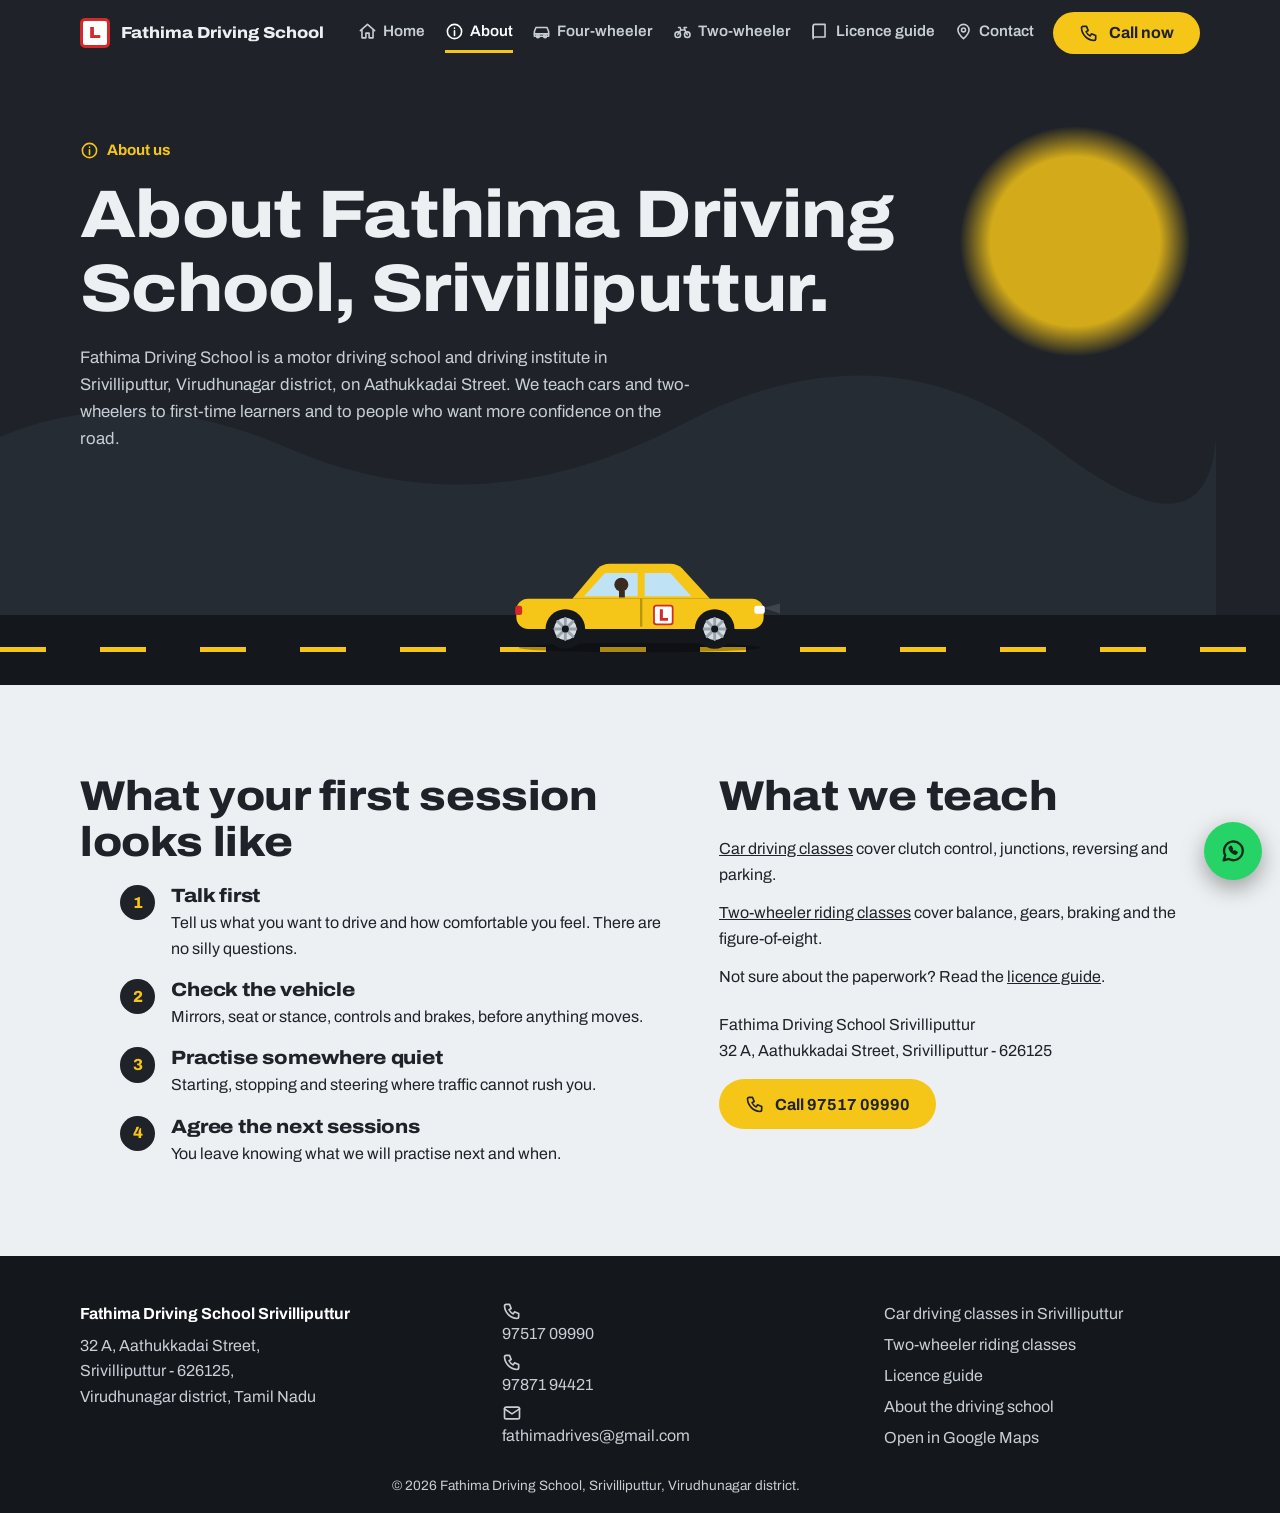
<file: about.html>
<!doctype html>
<html lang="en" class="no-js">
<head>
<meta charset="UTF-8">
<meta name="viewport" content="width=device-width, initial-scale=1">
<title>About Fathima Driving School | Driving Institute Srivilliputtur</title>
<meta name="description" content="Fathima Driving School is a driving institute in Srivilliputtur, Virudhunagar district, teaching car and two-wheeler driving with patient, step-by-step lessons.">
<meta name="theme-color" content="#1F2329">
<meta name="robots" content="index, follow, max-image-preview:large">
<link rel="canonical" href="https://YOUR-DOMAIN.com/about.html">
<meta property="og:type" content="website"><meta property="og:site_name" content="Fathima Driving School">
<meta property="og:title" content="About Fathima Driving School | Driving Institute Srivilliputtur"><meta property="og:description" content="Fathima Driving School is a driving institute in Srivilliputtur, Virudhunagar district, teaching car and two-wheeler driving with patient, step-by-step lessons.">
<meta property="og:url" content="https://YOUR-DOMAIN.com/about.html"><meta property="og:image" content="https://images.pexels.com/photos/244553/pexels-photo-244553.jpeg?auto=compress&cs=tinysrgb&w=1400">
<meta name="twitter:card" content="summary_large_image">
<meta name="geo.region" content="IN-TN"><meta name="geo.placename" content="Srivilliputtur"><meta name="geo.position" content="9.5145752;77.6297234">
<link rel="icon" type="image/svg+xml" href="favicon.svg">
<link rel="preconnect" href="https://fonts.googleapis.com"><link rel="preconnect" href="https://fonts.gstatic.com" crossorigin>
<link href="https://fonts.googleapis.com/css2?family=Archivo:wdth,wght@62..125,100..900&display=swap" rel="stylesheet">
<link rel="stylesheet" href="style.css">
<script type="application/ld+json">{"@context": "https://schema.org", "@type": ["LocalBusiness", "EducationalOrganization"], "name": "Fathima Driving School", "description": "Driving school in Srivilliputtur, Virudhunagar district, teaching car and two-wheeler driving.", "url": "https://YOUR-DOMAIN.com/", "telephone": ["+919751709990", "+919787194421"], "email": "fathimadrives@gmail.com", "address": {"@type": "PostalAddress", "streetAddress": "32 A, Aathukkadai Street", "addressLocality": "Srivilliputtur", "addressRegion": "Tamil Nadu", "postalCode": "626125", "addressCountry": "IN"}, "geo": {"@type": "GeoCoordinates", "latitude": 9.5145752, "longitude": 77.6297234}, "areaServed": ["Srivilliputtur", "Virudhunagar district"]}</script>
<script type="application/ld+json">{"@context": "https://schema.org", "@type": "BreadcrumbList", "itemListElement": [{"@type": "ListItem", "position": 1, "name": "Home", "item": "https://YOUR-DOMAIN.com/"}, {"@type": "ListItem", "position": 2, "name": "About", "item": "https://YOUR-DOMAIN.com/about.html"}]}</script>
</head>
<body data-page="about">
<div class="progress" aria-hidden="true"></div>
<a class="sr-only" href="#main">Skip to content</a>
<header class="nav"><div class="wrap nav-in">
<a class="brand" href="index.html" aria-label="Fathima Driving School, Srivilliputtur - home"><span class="lp" aria-hidden="true">L</span><span>Fathima Driving School</span></a>
<button class="burger" aria-expanded="false" aria-controls="menu" aria-label="Open menu"><i></i><i></i><i></i></button>
<nav id="menu" class="links" aria-label="Main"><a href="index.html" data-page="home"><svg class="ic " aria-hidden="true"><use href="#i-home"/></svg>Home</a><a href="about.html" data-page="about"><svg class="ic " aria-hidden="true"><use href="#i-info"/></svg>About</a><a href="four-wheeler-driving-classes-srivilliputtur.html" data-page="car"><svg class="ic " aria-hidden="true"><use href="#i-car"/></svg>Four-wheeler</a><a href="two-wheeler-riding-classes-srivilliputtur.html" data-page="bike"><svg class="ic " aria-hidden="true"><use href="#i-bike"/></svg>Two-wheeler</a><a href="licence-guide.html" data-page="licence"><svg class="ic " aria-hidden="true"><use href="#i-book"/></svg>Licence guide</a><a href="contact.html" data-page="contact"><svg class="ic " aria-hidden="true"><use href="#i-pin"/></svg>Contact</a><a class="btn btn-go" href="tel:+919751709990"><svg class="ic " aria-hidden="true"><use href="#i-phone"/></svg>Call now</a></nav>
</div></header>
<main id="main">
<section class="hero hero-sm"><div class="sun" data-speed="-0.14" aria-hidden="true"></div><svg class="h-hills" data-speed="0.10" viewBox="0 0 1200 300" preserveAspectRatio="none" aria-hidden="true"><path d="M0 300V170Q150 80 330 150T700 130T1050 150T1200 110V300Z" fill="#262c34"/></svg>
<div class="wrap hero-copy"><p class="eyebrow intro"><svg class="ic " aria-hidden="true"><use href="#i-info"/></svg> About us</p>
<h1 class="intro">About Fathima Driving School, Srivilliputtur.</h1>
<p class="lead intro">Fathima Driving School is a motor driving school and driving institute in Srivilliputtur, Virudhunagar district, on Aathukkadai Street. We teach cars and two-wheelers to first-time learners and to people who want more confidence on the road.</p>
<!-- If your school is government/RTO approved or recognised, add one sentence stating that here. Only add it if it is true. --></div>
<div class="stage"><div class="road"></div><div class="veh-slot enter" data-vehicle="car"></div></div></section>
<section class="sec"><div class="wrap split">
<div><h2 class="reveal">What your first session looks like</h2><ol class="mods"><li class="reveal"><h3>Talk first</h3><p>Tell us what you want to drive and how comfortable you feel. There are no silly questions.</p></li><li class="reveal"><h3>Check the vehicle</h3><p>Mirrors, seat or stance, controls and brakes, before anything moves.</p></li><li class="reveal"><h3>Practise somewhere quiet</h3><p>Starting, stopping and steering where traffic cannot rush you.</p></li><li class="reveal"><h3>Agree the next sessions</h3><p>You leave knowing what we will practise next and when.</p></li></ol></div>
<div class="reveal" data-anim="right"><h2>What we teach</h2>
<p><a href="four-wheeler-driving-classes-srivilliputtur.html">Car driving classes</a> cover clutch control, junctions, reversing and parking.</p>
<p style="margin-top:.8rem"><a href="two-wheeler-riding-classes-srivilliputtur.html">Two-wheeler riding classes</a> cover balance, gears, braking and the figure-of-eight.</p>
<p style="margin-top:.8rem">Not sure about the paperwork? Read the <a href="licence-guide.html">licence guide</a>.</p>
<address class="addr" style="margin-top:1.4rem">Fathima Driving School Srivilliputtur<br>32 A, Aathukkadai Street, Srivilliputtur - 626125</address>
<a class="btn btn-go" href="tel:+919751709990"><svg class="ic " aria-hidden="true"><use href="#i-phone"/></svg>Call 97517 09990</a></div>
</div></section>
</main>
<footer class="foot"><div class="wrap foot-in">
<div><strong>Fathima Driving School Srivilliputtur</strong>
<address>32 A, Aathukkadai Street,<br>Srivilliputtur - 626125,<br>Virudhunagar district, Tamil Nadu</address></div>
<div><ul><li><a href="tel:+919751709990"><svg class="ic " aria-hidden="true"><use href="#i-phone"/></svg> 97517 09990</a></li><li><a href="tel:+919787194421"><svg class="ic " aria-hidden="true"><use href="#i-phone"/></svg> 97871 94421</a></li>
<li><a href="mailto:fathimadrives@gmail.com"><svg class="ic " aria-hidden="true"><use href="#i-mail"/></svg> fathimadrives@gmail.com</a></li></ul></div>
<div><ul><li><a href="four-wheeler-driving-classes-srivilliputtur.html">Car driving classes in Srivilliputtur</a></li><li><a href="two-wheeler-riding-classes-srivilliputtur.html">Two-wheeler riding classes</a></li>
<li><a href="licence-guide.html">Licence guide</a></li><li><a href="about.html">About the driving school</a></li>
<li><a href="https://www.google.com/maps/search/?api=1&query=Fathima+Driving+School+Srivilliputtur" target="_blank" rel="noopener">Open in Google Maps</a></li></ul></div>
</div><p class="wrap copy">&copy; <span data-year>2026</span> Fathima Driving School, Srivilliputtur, Virudhunagar district.</p></footer>
<div class="fab"><div class="wa-bubble" role="status">Questions about driving classes? Chat with us.<button aria-label="Close"><svg class="ic " aria-hidden="true"><use href="#i-x"/></svg></button></div>
<a class="fab-btn" href="https://wa.me/919751709990" target="_blank" rel="noopener" aria-label="Chat with Fathima Driving School on WhatsApp"><svg class="ic " aria-hidden="true"><use href="#i-chat"/></svg></a></div>
<button class="to-top" aria-label="Back to top"><svg class="ic " aria-hidden="true"><use href="#i-up"/></svg></button>
<nav class="dock" aria-label="Quick contact"><a href="tel:+919751709990"><svg class="ic " aria-hidden="true"><use href="#i-phone"/></svg>Call</a><a href="https://wa.me/919751709990" target="_blank" rel="noopener"><svg class="ic " aria-hidden="true"><use href="#i-chat"/></svg>WhatsApp</a><a href="contact.html"><svg class="ic " aria-hidden="true"><use href="#i-pin"/></svg>Enquire</a></nav>
<script src="main.js" defer></script>
</body>
</html>
</file>
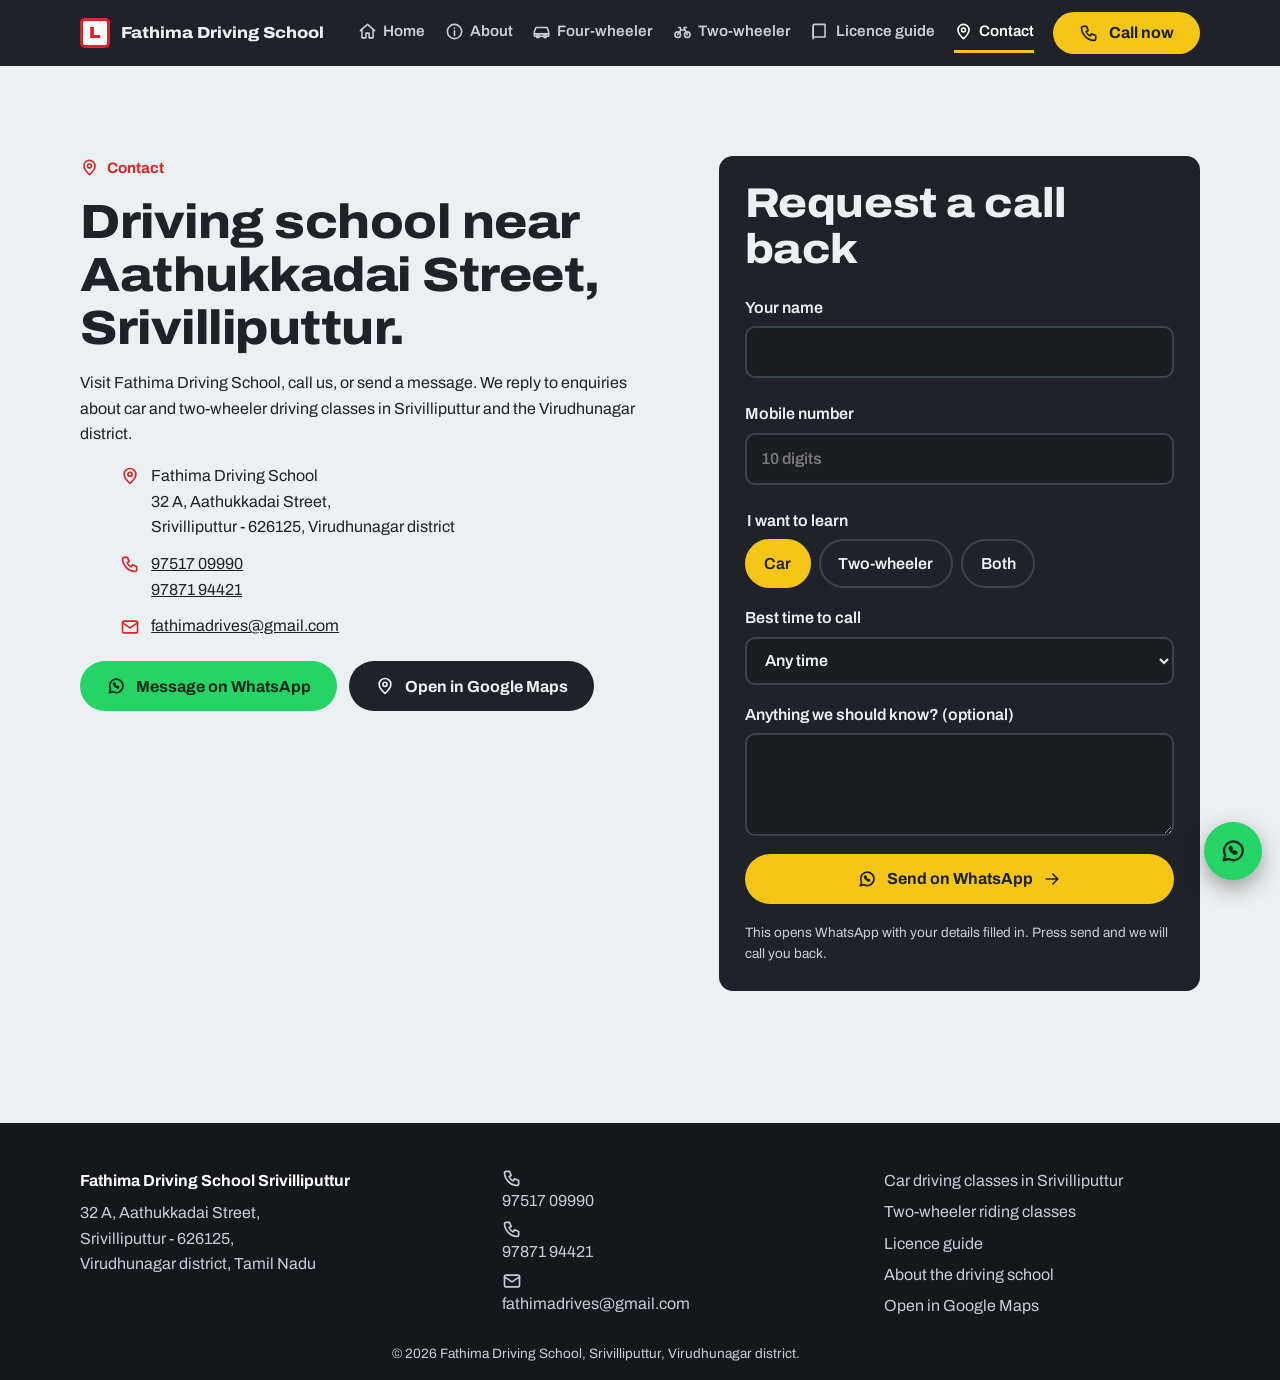
<file: contact.html>
<!doctype html>
<html lang="en" class="no-js">
<head>
<meta charset="UTF-8">
<meta name="viewport" content="width=device-width, initial-scale=1">
<title>Contact Fathima Driving School, Srivilliputtur</title>
<meta name="description" content="Visit or call Fathima Driving School at 32 A, Aathukkadai Street, Srivilliputtur 626125. Phone 97517 09990 or 97871 94421. Driving school in Virudhunagar district.">
<meta name="theme-color" content="#1F2329">
<meta name="robots" content="index, follow, max-image-preview:large">
<link rel="canonical" href="https://YOUR-DOMAIN.com/contact.html">
<meta property="og:type" content="website"><meta property="og:site_name" content="Fathima Driving School">
<meta property="og:title" content="Contact Fathima Driving School, Srivilliputtur"><meta property="og:description" content="Visit or call Fathima Driving School at 32 A, Aathukkadai Street, Srivilliputtur 626125. Phone 97517 09990 or 97871 94421. Driving school in Virudhunagar district.">
<meta property="og:url" content="https://YOUR-DOMAIN.com/contact.html"><meta property="og:image" content="https://images.pexels.com/photos/244553/pexels-photo-244553.jpeg?auto=compress&cs=tinysrgb&w=1400">
<meta name="twitter:card" content="summary_large_image">
<meta name="geo.region" content="IN-TN"><meta name="geo.placename" content="Srivilliputtur"><meta name="geo.position" content="9.5145752;77.6297234">
<link rel="icon" type="image/svg+xml" href="favicon.svg">
<link rel="preconnect" href="https://fonts.googleapis.com"><link rel="preconnect" href="https://fonts.gstatic.com" crossorigin>
<link href="https://fonts.googleapis.com/css2?family=Archivo:wdth,wght@62..125,100..900&display=swap" rel="stylesheet">
<link rel="stylesheet" href="style.css">
<script type="application/ld+json">{"@context": "https://schema.org", "@type": ["LocalBusiness", "EducationalOrganization"], "name": "Fathima Driving School", "description": "Driving school in Srivilliputtur, Virudhunagar district, teaching car and two-wheeler driving.", "url": "https://YOUR-DOMAIN.com/", "telephone": ["+919751709990", "+919787194421"], "email": "fathimadrives@gmail.com", "address": {"@type": "PostalAddress", "streetAddress": "32 A, Aathukkadai Street", "addressLocality": "Srivilliputtur", "addressRegion": "Tamil Nadu", "postalCode": "626125", "addressCountry": "IN"}, "geo": {"@type": "GeoCoordinates", "latitude": 9.5145752, "longitude": 77.6297234}, "areaServed": ["Srivilliputtur", "Virudhunagar district"]}</script>
<script type="application/ld+json">{"@context": "https://schema.org", "@type": "BreadcrumbList", "itemListElement": [{"@type": "ListItem", "position": 1, "name": "Home", "item": "https://YOUR-DOMAIN.com/"}, {"@type": "ListItem", "position": 2, "name": "Contact", "item": "https://YOUR-DOMAIN.com/contact.html"}]}</script>
</head>
<body data-page="contact">
<div class="progress" aria-hidden="true"></div>
<a class="sr-only" href="#main">Skip to content</a>
<header class="nav"><div class="wrap nav-in">
<a class="brand" href="index.html" aria-label="Fathima Driving School, Srivilliputtur - home"><span class="lp" aria-hidden="true">L</span><span>Fathima Driving School</span></a>
<button class="burger" aria-expanded="false" aria-controls="menu" aria-label="Open menu"><i></i><i></i><i></i></button>
<nav id="menu" class="links" aria-label="Main"><a href="index.html" data-page="home"><svg class="ic " aria-hidden="true"><use href="#i-home"/></svg>Home</a><a href="about.html" data-page="about"><svg class="ic " aria-hidden="true"><use href="#i-info"/></svg>About</a><a href="four-wheeler-driving-classes-srivilliputtur.html" data-page="car"><svg class="ic " aria-hidden="true"><use href="#i-car"/></svg>Four-wheeler</a><a href="two-wheeler-riding-classes-srivilliputtur.html" data-page="bike"><svg class="ic " aria-hidden="true"><use href="#i-bike"/></svg>Two-wheeler</a><a href="licence-guide.html" data-page="licence"><svg class="ic " aria-hidden="true"><use href="#i-book"/></svg>Licence guide</a><a href="contact.html" data-page="contact"><svg class="ic " aria-hidden="true"><use href="#i-pin"/></svg>Contact</a><a class="btn btn-go" href="tel:+919751709990"><svg class="ic " aria-hidden="true"><use href="#i-phone"/></svg>Call now</a></nav>
</div></header>
<main id="main">
<section class="sec"><div class="wrap split">
<div><p class="eyebrow" style="color:var(--lplate)"><svg class="ic " aria-hidden="true"><use href="#i-pin"/></svg> Contact</p>
<h1 class="h-md reveal">Driving school near Aathukkadai Street, Srivilliputtur.</h1>
<p class="reveal">Visit Fathima Driving School, call us, or send a message. We reply to enquiries about car and two-wheeler driving classes in Srivilliputtur and the Virudhunagar district.</p>
<ul class="contact-list reveal">
<li><svg class="ic " aria-hidden="true"><use href="#i-pin"/></svg><address class="addr" style="margin:0">Fathima Driving School<br>32 A, Aathukkadai Street,<br>Srivilliputtur - 626125, Virudhunagar district</address></li>
<li><svg class="ic " aria-hidden="true"><use href="#i-phone"/></svg><span><a href="tel:+919751709990">97517 09990</a><br><a href="tel:+919787194421">97871 94421</a></span></li>
<li><svg class="ic " aria-hidden="true"><use href="#i-mail"/></svg><a href="mailto:fathimadrives@gmail.com">fathimadrives@gmail.com</a></li></ul>
<div class="cta-row"><a class="btn btn-wa" href="https://wa.me/919751709990" target="_blank" rel="noopener"><svg class="ic " aria-hidden="true"><use href="#i-chat"/></svg>Message on WhatsApp</a>
<a class="btn btn-dark" href="https://www.google.com/maps/search/?api=1&query=Fathima+Driving+School+Srivilliputtur" target="_blank" rel="noopener"><svg class="ic " aria-hidden="true"><use href="#i-pin"/></svg>Open in Google Maps</a></div>
<iframe class="map" title="Map showing Fathima Driving School, Aathukkadai Street, Srivilliputtur" loading="lazy" referrerpolicy="no-referrer-when-downgrade" src="https://www.google.com/maps?q=9.5145752,77.6297234&z=16&output=embed"></iframe></div>
<div class="enquire panel reveal" data-anim="right"><h2>Request a call back</h2><form class="form" data-enquiry data-default="four-wheeler" novalidate>
<label>Your name<input name="name" autocomplete="name"><span class="err" data-err="name"></span></label>
<label>Mobile number<input name="phone" inputmode="numeric" autocomplete="tel-national" placeholder="10 digits" maxlength="10"><span class="err" data-err="phone"></span></label>
<fieldset><legend>I want to learn</legend><div class="pills">
<label class="pill"><input type="radio" name="vehicle" value="four-wheeler"><span>Car</span></label>
<label class="pill"><input type="radio" name="vehicle" value="two-wheeler"><span>Two-wheeler</span></label>
<label class="pill"><input type="radio" name="vehicle" value="both"><span>Both</span></label></div></fieldset>
<label>Best time to call<select name="time"><option value="any">Any time</option><option value="morning">Morning</option><option value="afternoon">Afternoon</option><option value="evening">Evening</option></select></label>
<label>Anything we should know? (optional)<textarea name="message" rows="3" maxlength="300"></textarea></label>
<input class="hp" name="website" tabindex="-1" autocomplete="off" aria-hidden="true">
<button class="btn btn-go" type="submit"><svg class="ic " aria-hidden="true"><use href="#i-chat"/></svg>Send on WhatsApp<svg class="ic " aria-hidden="true"><use href="#i-arrow"/></svg></button>
<p class="fine">This opens WhatsApp with your details filled in. Press send and we will call you back.</p></form>
<div class="form-ok" hidden role="status"><div class="done-car"><div class="veh-slot" data-vehicle="car"></div></div>
<h3>Parked. Your message is ready.</h3><p>If WhatsApp did not open, call <a href="tel:+919751709990">97517 09990</a> and we will help you.</p></div></div>
</div></section>
</main>
<footer class="foot"><div class="wrap foot-in">
<div><strong>Fathima Driving School Srivilliputtur</strong>
<address>32 A, Aathukkadai Street,<br>Srivilliputtur - 626125,<br>Virudhunagar district, Tamil Nadu</address></div>
<div><ul><li><a href="tel:+919751709990"><svg class="ic " aria-hidden="true"><use href="#i-phone"/></svg> 97517 09990</a></li><li><a href="tel:+919787194421"><svg class="ic " aria-hidden="true"><use href="#i-phone"/></svg> 97871 94421</a></li>
<li><a href="mailto:fathimadrives@gmail.com"><svg class="ic " aria-hidden="true"><use href="#i-mail"/></svg> fathimadrives@gmail.com</a></li></ul></div>
<div><ul><li><a href="four-wheeler-driving-classes-srivilliputtur.html">Car driving classes in Srivilliputtur</a></li><li><a href="two-wheeler-riding-classes-srivilliputtur.html">Two-wheeler riding classes</a></li>
<li><a href="licence-guide.html">Licence guide</a></li><li><a href="about.html">About the driving school</a></li>
<li><a href="https://www.google.com/maps/search/?api=1&query=Fathima+Driving+School+Srivilliputtur" target="_blank" rel="noopener">Open in Google Maps</a></li></ul></div>
</div><p class="wrap copy">&copy; <span data-year>2026</span> Fathima Driving School, Srivilliputtur, Virudhunagar district.</p></footer>
<div class="fab"><div class="wa-bubble" role="status">Questions about driving classes? Chat with us.<button aria-label="Close"><svg class="ic " aria-hidden="true"><use href="#i-x"/></svg></button></div>
<a class="fab-btn" href="https://wa.me/919751709990" target="_blank" rel="noopener" aria-label="Chat with Fathima Driving School on WhatsApp"><svg class="ic " aria-hidden="true"><use href="#i-chat"/></svg></a></div>
<button class="to-top" aria-label="Back to top"><svg class="ic " aria-hidden="true"><use href="#i-up"/></svg></button>
<nav class="dock" aria-label="Quick contact"><a href="tel:+919751709990"><svg class="ic " aria-hidden="true"><use href="#i-phone"/></svg>Call</a><a href="https://wa.me/919751709990" target="_blank" rel="noopener"><svg class="ic " aria-hidden="true"><use href="#i-chat"/></svg>WhatsApp</a><a href="contact.html"><svg class="ic " aria-hidden="true"><use href="#i-pin"/></svg>Enquire</a></nav>
<script src="main.js" defer></script>
</body>
</html>
</file>
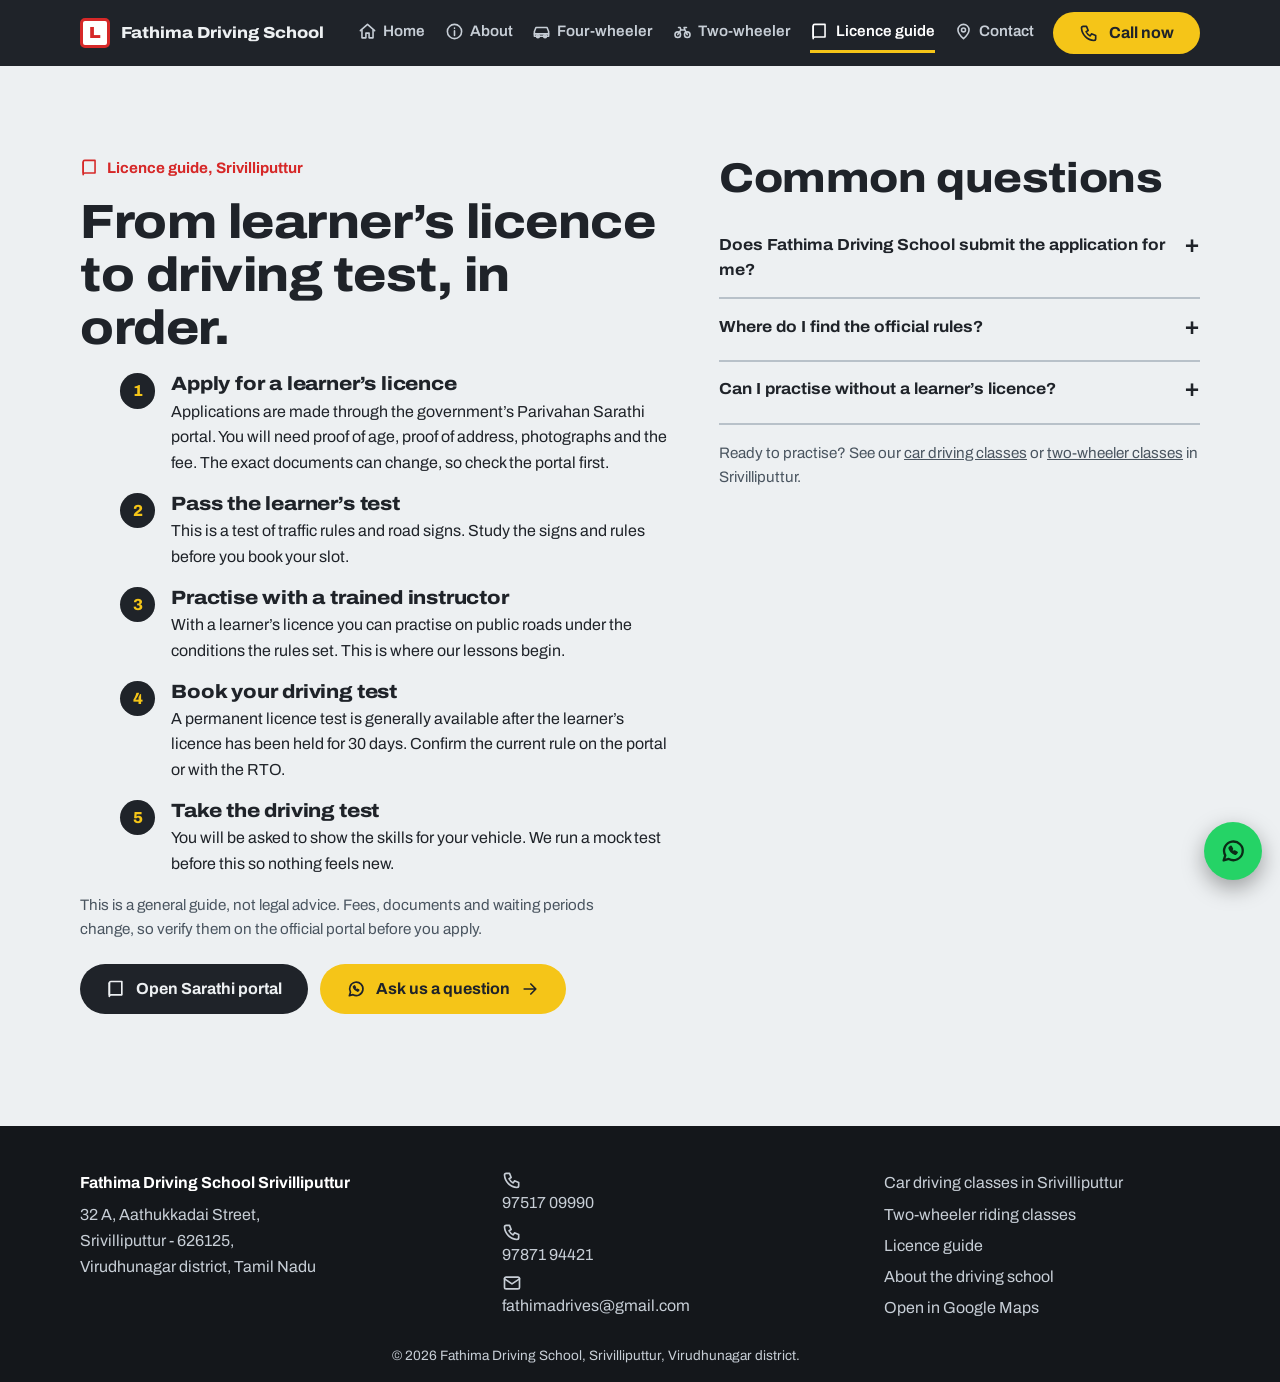
<file: licence-guide.html>
<!doctype html>
<html lang="en" class="no-js">
<head>
<meta charset="UTF-8">
<meta name="viewport" content="width=device-width, initial-scale=1">
<title>Licence Guide, Srivilliputtur | Fathima Driving School</title>
<meta name="description" content="A plain guide to the learner's licence and driving licence steps in Tamil Nadu, with where to check current rules. By Fathima Driving School, Srivilliputtur.">
<meta name="theme-color" content="#1F2329">
<meta name="robots" content="index, follow, max-image-preview:large">
<link rel="canonical" href="https://YOUR-DOMAIN.com/licence-guide.html">
<meta property="og:type" content="website"><meta property="og:site_name" content="Fathima Driving School">
<meta property="og:title" content="Licence Guide, Srivilliputtur | Fathima Driving School"><meta property="og:description" content="A plain guide to the learner's licence and driving licence steps in Tamil Nadu, with where to check current rules. By Fathima Driving School, Srivilliputtur.">
<meta property="og:url" content="https://YOUR-DOMAIN.com/licence-guide.html"><meta property="og:image" content="https://images.pexels.com/photos/244553/pexels-photo-244553.jpeg?auto=compress&cs=tinysrgb&w=1400">
<meta name="twitter:card" content="summary_large_image">
<meta name="geo.region" content="IN-TN"><meta name="geo.placename" content="Srivilliputtur"><meta name="geo.position" content="9.5145752;77.6297234">
<link rel="icon" type="image/svg+xml" href="favicon.svg">
<link rel="preconnect" href="https://fonts.googleapis.com"><link rel="preconnect" href="https://fonts.gstatic.com" crossorigin>
<link href="https://fonts.googleapis.com/css2?family=Archivo:wdth,wght@62..125,100..900&display=swap" rel="stylesheet">
<link rel="stylesheet" href="style.css">
<script type="application/ld+json">{"@context": "https://schema.org", "@type": ["LocalBusiness", "EducationalOrganization"], "name": "Fathima Driving School", "description": "Driving school in Srivilliputtur, Virudhunagar district, teaching car and two-wheeler driving.", "url": "https://YOUR-DOMAIN.com/", "telephone": ["+919751709990", "+919787194421"], "email": "fathimadrives@gmail.com", "address": {"@type": "PostalAddress", "streetAddress": "32 A, Aathukkadai Street", "addressLocality": "Srivilliputtur", "addressRegion": "Tamil Nadu", "postalCode": "626125", "addressCountry": "IN"}, "geo": {"@type": "GeoCoordinates", "latitude": 9.5145752, "longitude": 77.6297234}, "areaServed": ["Srivilliputtur", "Virudhunagar district"]}</script>
<script type="application/ld+json">{"@context": "https://schema.org", "@type": "FAQPage", "mainEntity": [{"@type": "Question", "name": "Does Fathima Driving School submit the application for me?", "acceptedAnswer": {"@type": "Answer", "text": "Call us and ask. We can tell you what is needed for your case and how we can help."}}, {"@type": "Question", "name": "Where do I find the official rules?", "acceptedAnswer": {"@type": "Answer", "text": "The Parivahan Sarathi portal and the Tamil Nadu transport department publish the current rules, fees and forms."}}, {"@type": "Question", "name": "Can I practise without a learner’s licence?", "acceptedAnswer": {"@type": "Answer", "text": "Please get your learner’s licence first for road practice. Ask us how we start before that."}}]}</script>
<script type="application/ld+json">{"@context": "https://schema.org", "@type": "BreadcrumbList", "itemListElement": [{"@type": "ListItem", "position": 1, "name": "Home", "item": "https://YOUR-DOMAIN.com/"}, {"@type": "ListItem", "position": 2, "name": "Licence guide", "item": "https://YOUR-DOMAIN.com/licence-guide.html"}]}</script>
</head>
<body data-page="licence">
<div class="progress" aria-hidden="true"></div>
<a class="sr-only" href="#main">Skip to content</a>
<header class="nav"><div class="wrap nav-in">
<a class="brand" href="index.html" aria-label="Fathima Driving School, Srivilliputtur - home"><span class="lp" aria-hidden="true">L</span><span>Fathima Driving School</span></a>
<button class="burger" aria-expanded="false" aria-controls="menu" aria-label="Open menu"><i></i><i></i><i></i></button>
<nav id="menu" class="links" aria-label="Main"><a href="index.html" data-page="home"><svg class="ic " aria-hidden="true"><use href="#i-home"/></svg>Home</a><a href="about.html" data-page="about"><svg class="ic " aria-hidden="true"><use href="#i-info"/></svg>About</a><a href="four-wheeler-driving-classes-srivilliputtur.html" data-page="car"><svg class="ic " aria-hidden="true"><use href="#i-car"/></svg>Four-wheeler</a><a href="two-wheeler-riding-classes-srivilliputtur.html" data-page="bike"><svg class="ic " aria-hidden="true"><use href="#i-bike"/></svg>Two-wheeler</a><a href="licence-guide.html" data-page="licence"><svg class="ic " aria-hidden="true"><use href="#i-book"/></svg>Licence guide</a><a href="contact.html" data-page="contact"><svg class="ic " aria-hidden="true"><use href="#i-pin"/></svg>Contact</a><a class="btn btn-go" href="tel:+919751709990"><svg class="ic " aria-hidden="true"><use href="#i-phone"/></svg>Call now</a></nav>
</div></header>
<main id="main">
<section class="sec"><div class="wrap split">
<div><p class="eyebrow" style="color:var(--lplate)"><svg class="ic " aria-hidden="true"><use href="#i-book"/></svg> Licence guide, Srivilliputtur</p>
<h1 class="h-md reveal">From learner’s licence to driving test, in order.</h1>
<ol class="mods"><li class="reveal"><h3>Apply for a learner’s licence</h3><p>Applications are made through the government’s Parivahan Sarathi portal. You will need proof of age, proof of address, photographs and the fee. The exact documents can change, so check the portal first.</p></li><li class="reveal"><h3>Pass the learner’s test</h3><p>This is a test of traffic rules and road signs. Study the signs and rules before you book your slot.</p></li><li class="reveal"><h3>Practise with a trained instructor</h3><p>With a learner’s licence you can practise on public roads under the conditions the rules set. This is where our lessons begin.</p></li><li class="reveal"><h3>Book your driving test</h3><p>A permanent licence test is generally available after the learner’s licence has been held for 30 days. Confirm the current rule on the portal or with the RTO.</p></li><li class="reveal"><h3>Take the driving test</h3><p>You will be asked to show the skills for your vehicle. We run a mock test before this so nothing feels new.</p></li></ol>
<p class="note">This is a general guide, not legal advice. Fees, documents and waiting periods change, so verify them on the official portal before you apply.</p>
<div class="cta-row"><a class="btn btn-dark" href="https://sarathi.parivahan.gov.in" target="_blank" rel="noopener"><svg class="ic " aria-hidden="true"><use href="#i-book"/></svg>Open Sarathi portal</a><a class="btn btn-go" href="contact.html"><svg class="ic " aria-hidden="true"><use href="#i-chat"/></svg>Ask us a question<svg class="ic " aria-hidden="true"><use href="#i-arrow"/></svg></a></div></div>
<div class="reveal" data-anim="right"><h2>Common questions</h2><div class="faq"><details class="reveal"><summary>Does Fathima Driving School submit the application for me?</summary><p>Call us and ask. We can tell you what is needed for your case and how we can help.</p></details><details class="reveal"><summary>Where do I find the official rules?</summary><p>The Parivahan Sarathi portal and the Tamil Nadu transport department publish the current rules, fees and forms.</p></details><details class="reveal"><summary>Can I practise without a learner’s licence?</summary><p>Please get your learner’s licence first for road practice. Ask us how we start before that.</p></details></div><p class="note">Ready to practise? See our <a href="four-wheeler-driving-classes-srivilliputtur.html">car driving classes</a> or <a href="two-wheeler-riding-classes-srivilliputtur.html">two-wheeler classes</a> in Srivilliputtur.</p></div>
</div></section>
</main>
<footer class="foot"><div class="wrap foot-in">
<div><strong>Fathima Driving School Srivilliputtur</strong>
<address>32 A, Aathukkadai Street,<br>Srivilliputtur - 626125,<br>Virudhunagar district, Tamil Nadu</address></div>
<div><ul><li><a href="tel:+919751709990"><svg class="ic " aria-hidden="true"><use href="#i-phone"/></svg> 97517 09990</a></li><li><a href="tel:+919787194421"><svg class="ic " aria-hidden="true"><use href="#i-phone"/></svg> 97871 94421</a></li>
<li><a href="mailto:fathimadrives@gmail.com"><svg class="ic " aria-hidden="true"><use href="#i-mail"/></svg> fathimadrives@gmail.com</a></li></ul></div>
<div><ul><li><a href="four-wheeler-driving-classes-srivilliputtur.html">Car driving classes in Srivilliputtur</a></li><li><a href="two-wheeler-riding-classes-srivilliputtur.html">Two-wheeler riding classes</a></li>
<li><a href="licence-guide.html">Licence guide</a></li><li><a href="about.html">About the driving school</a></li>
<li><a href="https://www.google.com/maps/search/?api=1&query=Fathima+Driving+School+Srivilliputtur" target="_blank" rel="noopener">Open in Google Maps</a></li></ul></div>
</div><p class="wrap copy">&copy; <span data-year>2026</span> Fathima Driving School, Srivilliputtur, Virudhunagar district.</p></footer>
<div class="fab"><div class="wa-bubble" role="status">Questions about driving classes? Chat with us.<button aria-label="Close"><svg class="ic " aria-hidden="true"><use href="#i-x"/></svg></button></div>
<a class="fab-btn" href="https://wa.me/919751709990" target="_blank" rel="noopener" aria-label="Chat with Fathima Driving School on WhatsApp"><svg class="ic " aria-hidden="true"><use href="#i-chat"/></svg></a></div>
<button class="to-top" aria-label="Back to top"><svg class="ic " aria-hidden="true"><use href="#i-up"/></svg></button>
<nav class="dock" aria-label="Quick contact"><a href="tel:+919751709990"><svg class="ic " aria-hidden="true"><use href="#i-phone"/></svg>Call</a><a href="https://wa.me/919751709990" target="_blank" rel="noopener"><svg class="ic " aria-hidden="true"><use href="#i-chat"/></svg>WhatsApp</a><a href="contact.html"><svg class="ic " aria-hidden="true"><use href="#i-pin"/></svg>Enquire</a></nav>
<script src="main.js" defer></script>
</body>
</html>
</file>
<file: style.css>
/* Fathima Driving School - plain CSS */
:root{--asphalt:#1F2329;--panel:#2A3038;--paint:#F5C518;--chalk:#EDF0F2;--lplate:#D62828;--go:#1E9E6A;--sky:#BFD9E3;--muted:#C7CED6;--r:14px;--ease:cubic-bezier(.2,.7,.2,1)}
*{box-sizing:border-box;margin:0}
html{scroll-behavior:smooth}
body{font-family:'Archivo',system-ui,sans-serif;background:var(--chalk);color:var(--asphalt);line-height:1.6;-webkit-font-smoothing:antialiased;overflow-x:hidden}
img,svg,iframe{display:block;max-width:100%}
a{color:inherit}
h1,h2,h3{font-stretch:112%;font-weight:800;line-height:1.1;letter-spacing:-.01em}
h1{font-size:clamp(2.1rem,5.6vw,4.2rem);max-width:19ch}
h2{font-size:clamp(1.7rem,3.6vw,2.6rem);margin-bottom:1rem}
h3{font-size:1.2rem;margin-bottom:.25rem}
p{max-width:62ch}
:focus-visible{outline:3px solid var(--paint);outline-offset:3px}
.wrap{width:min(1120px,92%);margin-inline:auto}
.narrow{width:min(760px,92%)}
.sec{padding:clamp(3rem,7vw,6rem) 0}
.sec-alt{background:#DCE2E7}
.ic{width:1.25em;height:1.25em;fill:none;stroke:currentColor;stroke-width:2;stroke-linecap:round;stroke-linejoin:round;flex:none}
.eyebrow{display:inline-flex;align-items:center;gap:.5rem;font-weight:700;color:var(--paint);margin-bottom:1rem;font-size:.95rem}
.sr-only{position:absolute;width:1px;height:1px;overflow:hidden;clip:rect(0 0 0 0);white-space:nowrap}

/* progress + nav */
.progress{position:fixed;top:0;left:0;height:4px;width:0;background:var(--paint);z-index:100}
.nav{position:sticky;top:0;z-index:90;background:var(--asphalt);color:var(--chalk);transition:box-shadow .3s}
.nav.scrolled{box-shadow:0 6px 24px rgba(0,0,0,.35)}
.nav-in{display:flex;align-items:center;justify-content:space-between;min-height:66px}
.brand{display:flex;align-items:center;gap:.7rem;text-decoration:none;font-weight:800;font-stretch:112%}
.lp{display:grid;place-items:center;width:30px;height:30px;background:#fff;border:3px solid var(--lplate);border-radius:5px;color:var(--lplate);font-weight:900;line-height:1}
.links{display:flex;gap:1.2rem;align-items:center}
.links a:not(.btn){display:inline-flex;align-items:center;gap:.4rem;text-decoration:none;font-weight:600;font-size:.95rem;color:var(--muted);padding:.4rem 0;border-bottom:3px solid transparent;transition:color .2s,border-color .2s}
.links a:not(.btn):hover{color:#fff}
.links a.active{color:#fff;border-color:var(--paint)}
.links .btn{min-height:42px}
.burger{display:none}

/* buttons */
.btn{position:relative;overflow:hidden;display:inline-flex;align-items:center;justify-content:center;gap:.6rem;min-height:50px;padding:0 1.5rem;border-radius:999px;font:inherit;font-weight:700;text-decoration:none;border:2px solid transparent;cursor:pointer;transition:transform .2s var(--ease),box-shadow .25s,background .2s}
.btn:hover{transform:translateY(-3px);box-shadow:0 10px 22px rgba(0,0,0,.25)}
.btn:active{transform:scale(.97)}
.btn .ic:last-child:not(:first-child){transition:transform .25s var(--ease)}
.btn:hover .ic:last-child:not(:first-child){transform:translateX(5px)}
.btn-go{background:var(--paint);color:var(--asphalt)}
.btn-ghost{border-color:currentColor;background:transparent;color:inherit}
.btn-dark{background:var(--asphalt);color:var(--chalk)}
.btn-wa{background:#25D366;color:#0b2b17}
.btn-pulse{animation:pulse 2.6s 4s infinite}
.rip{position:absolute;border-radius:50%;background:rgba(255,255,255,.55);transform:scale(0);animation:rip .6s ease-out forwards;pointer-events:none}
.cta-row{display:flex;flex-wrap:wrap;gap:.8rem;margin:1.4rem 0}
@keyframes rip{to{transform:scale(4);opacity:0}}
@keyframes pulse{0%{box-shadow:0 0 0 0 rgba(245,197,24,.6)}70%{box-shadow:0 0 0 16px rgba(245,197,24,0)}100%{box-shadow:0 0 0 0 rgba(245,197,24,0)}}

/* scroll reveal + intro (with delays) */
.reveal{opacity:0;transform:translateY(34px);transition:opacity .8s var(--ease),transform .8s var(--ease);transition-delay:var(--d,0ms)}
.reveal[data-anim=left]{transform:translateX(-46px)}
.reveal[data-anim=right]{transform:translateX(46px)}
.reveal[data-anim=zoom]{transform:scale(.92)}
.reveal.in{opacity:1;transform:none}
.intro{opacity:0;transform:translateY(26px);transition:opacity .8s var(--ease),transform .8s var(--ease)}
.intro.in{opacity:1;transform:none}
.no-js .reveal,.no-js .intro,.rm .reveal,.rm .intro{opacity:1;transform:none;transition:none}

/* hero + parallax */
.hero{position:relative;background:var(--asphalt);color:var(--chalk);padding-top:clamp(2.5rem,6vw,4.5rem);overflow:hidden}
.hero-sm .hero-copy{padding-bottom:.5rem}
.hero-copy{position:relative;z-index:2}
.hero p.lead{color:var(--muted);margin-top:1.2rem;font-size:1.05rem}
.sun{position:absolute;right:7%;top:8%;width:clamp(120px,18vw,240px);aspect-ratio:1;border-radius:50%;background:radial-gradient(circle,#F5C518 0 52%,rgba(245,197,24,0) 71%);opacity:.85;z-index:0}
.h-hills{position:absolute;left:-5%;width:110%;bottom:50px;height:58%;z-index:1;pointer-events:none}
.seg-row{display:flex;flex-wrap:wrap;align-items:center;gap:.9rem;margin-top:1.6rem;font-weight:600}
.seg{display:inline-flex;background:var(--panel);border-radius:999px;padding:4px}
.seg button{display:inline-flex;align-items:center;gap:.45rem;border:0;background:transparent;color:var(--chalk);padding:.55rem 1.2rem;min-height:44px;border-radius:999px;font:inherit;font-weight:700;cursor:pointer;transition:background .25s,color .25s}
.seg button[aria-pressed=true]{background:var(--paint);color:var(--asphalt)}
.stage{position:relative;z-index:2;height:200px;margin-top:1.5rem}
.road{position:absolute;inset:auto 0 0 0;height:70px;background-color:#14171B;background-image:repeating-linear-gradient(90deg,var(--paint) 0 46px,transparent 46px 100px);background-size:100px 5px;background-repeat:repeat-x;background-position:0 50%;animation:dash .9s linear infinite}
.stage .veh-slot{position:absolute;bottom:30px;left:50%;width:min(280px,64vw);margin-left:calc(min(280px,64vw) / -2);transition:transform .65s cubic-bezier(.5,0,.8,.4)}
.veh-slot.out{transform:translateX(70vw)!important}
.veh-slot.pre{transition:none!important;transform:translateX(-70vw)!important}
.veh-slot.enter{animation:drive 1.5s .6s var(--ease) both}
.veh{width:100%;height:auto;animation:bob .9s ease-in-out infinite}
.wheel{transform-box:fill-box;transform-origin:center;animation:spin .55s linear infinite}
@keyframes drive{from{transform:translateX(-70vw)}to{transform:none}}
@keyframes dash{to{background-position:-100px 50%}}
@keyframes spin{to{transform:rotate(360deg)}}
@keyframes bob{0%,100%{transform:translateY(0)}50%{transform:translateY(-2px)}}

/* trust strip */
.strip{background:var(--paint);color:var(--asphalt)}
.strip ul{list-style:none;display:flex;flex-wrap:wrap;justify-content:space-between;gap:.8rem 1.6rem;padding:1rem 0;font-weight:700}
.strip li{display:flex;align-items:center;gap:.55rem}

/* scroll-driven journey (sticky) */
.journey-wrap{position:relative;height:420vh}
.journey{position:sticky;top:0;height:100vh;min-height:600px;overflow:hidden;background:linear-gradient(var(--sky),#EFE8CF 78%)}
.j-head{position:relative;z-index:3;padding-top:5.2rem}
.j-head p{color:#3f4a55}
.j-card{margin-top:1.2rem;max-width:430px;min-height:150px;background:var(--asphalt);color:var(--chalk);padding:1.1rem 1.3rem;border-radius:var(--r);transition:opacity .2s,transform .2s}
.j-card.swap{opacity:0;transform:translateY(8px)}
.j-card small{color:var(--paint);font-weight:700}
.j-card p{color:var(--muted);font-size:.95rem}
.j-far,.j-near{position:absolute;left:0;bottom:90px;pointer-events:none;will-change:transform}
.j-far{width:200%;height:46%}
.j-near{width:300%;height:30%}
.hills{width:100%;height:100%}
.gopuram{position:absolute;left:58%;bottom:0;width:120px}
.palm{position:absolute;bottom:0;width:auto}
.j-road{position:absolute;left:0;right:0;bottom:0;height:90px;background-color:var(--asphalt);background-image:repeating-linear-gradient(90deg,var(--paint) 0 46px,transparent 46px 100px);background-size:100px 5px;background-repeat:repeat-x;background-position:0 50%}
.j-car{position:absolute;bottom:46px;left:8%;width:clamp(150px,22vw,250px);transform:translateX(-50%);z-index:2}
.stop{position:absolute;bottom:6px;transform:translateX(-50%);width:32px;height:32px;border-radius:50%;display:grid;place-items:center;border:2px solid var(--chalk);background:var(--asphalt);color:var(--chalk);font-weight:800;z-index:1;transition:background .3s,color .3s}
.stop.on{background:var(--paint);border-color:var(--paint);color:var(--asphalt)}
.stop.done{border-color:var(--go)}
.journey .wheel{animation-play-state:paused}
.journey.moving .wheel{animation-play-state:running}
.steps-alt{position:absolute;width:1px;height:1px;overflow:hidden;clip:rect(0 0 0 0)}
.rm .journey-wrap{display:none}
.rm .steps-alt{position:static;width:auto;height:auto;overflow:visible;clip:auto;padding:clamp(3rem,7vw,5rem) 0}

/* cards, lists */
.routes{display:grid;grid-template-columns:repeat(auto-fit,minmax(290px,1fr));gap:1.3rem}
.route{display:block;background:var(--asphalt);color:var(--chalk);border-radius:var(--r);padding:1.7rem;text-decoration:none;overflow:hidden;transition:transform .35s var(--ease),box-shadow .35s}
.route:hover{transform:translateY(-8px);box-shadow:0 18px 36px rgba(0,0,0,.28)}
.route h3{display:flex;align-items:center;gap:.6rem;font-size:1.35rem}
.route h3 .ic{color:var(--paint);width:1.5em;height:1.5em}
.route p{color:var(--muted);margin-top:.4rem}
.route .more{display:inline-flex;align-items:center;gap:.4rem;margin-top:1rem;font-weight:700;color:var(--paint)}
.route-v{width:210px;margin-top:1rem;transition:transform .5s var(--ease)}
.route:hover .route-v{transform:translateX(48px)}
.why{display:grid;grid-template-columns:repeat(auto-fit,minmax(230px,1fr));gap:1.8rem}
.why div{border-top:4px solid var(--paint);padding-top:.9rem}
.why .ic{width:2rem;height:2rem;color:var(--asphalt);margin-bottom:.5rem}
.mods{list-style:none;counter-reset:m;display:grid;gap:1.1rem;margin-top:1.2rem}
.mods li{counter-increment:m;position:relative;padding-left:3.2rem}
.mods li::before{content:counter(m);position:absolute;left:0;top:0;width:2.2rem;height:2.2rem;border-radius:50%;display:grid;place-items:center;background:var(--asphalt);color:var(--paint);font-weight:800}
.split{display:grid;grid-template-columns:1.1fr .9fr;gap:clamp(1.5rem,4vw,3.5rem);align-items:start}
.photo{width:100%;aspect-ratio:4/3;object-fit:cover;border-radius:var(--r);background:#c9d1d8}
.note{margin-top:1rem;font-size:.95rem;color:#4a5560}
.addr{font-style:normal;margin-bottom:1rem}
.h-md{font-size:clamp(1.9rem,4vw,3rem);margin-bottom:1rem}
.local{display:grid;grid-template-columns:1fr 1fr;gap:2rem;align-items:center}
.local p+p{margin-top:.8rem}

/* image parallax band */
.band{position:relative;height:clamp(280px,48vw,440px);overflow:hidden;background:var(--asphalt)}
.band img{position:absolute;left:0;top:-14%;width:100%;height:128%;object-fit:cover;will-change:transform}
.band::after{content:"";position:absolute;inset:0;background:linear-gradient(90deg,rgba(31,35,41,.88),rgba(31,35,41,.2))}
.band-t{position:absolute;inset:0;z-index:2;display:flex;align-items:center;color:var(--chalk)}
.band-t h2{max-width:16ch;margin:0}
.band-t p{color:var(--muted);margin-top:.8rem}

/* faq */
.faq details{border-bottom:2px solid #b8c1c9;padding:.9rem 0}
.faq summary{cursor:pointer;font-weight:700;font-stretch:108%;min-height:32px;display:flex;justify-content:space-between;gap:1rem;list-style:none}
.faq summary::-webkit-details-marker{display:none}
.faq summary::after{content:"+";font-size:1.5rem;line-height:1;transition:transform .3s}
.faq details[open] summary::after{transform:rotate(45deg)}
.faq p{margin-top:.5rem}

/* form */
.enquire{background:var(--asphalt);color:var(--chalk)}
.enquire>.wrap>p{color:var(--muted)}
.panel{padding:1.6rem;border-radius:var(--r)}
.form{display:grid;gap:1.1rem;margin-top:1.4rem}
.form label,.form legend{display:grid;gap:.35rem;font-weight:600}
.form fieldset{border:0;padding:0}
input,select,textarea{width:100%;min-height:48px;padding:.7rem .9rem;border-radius:10px;border:2px solid #3a424c;background:#1a1e23;color:var(--chalk);font:inherit;transition:border-color .2s}
input:focus,select:focus,textarea:focus{border-color:var(--paint)}
.pills{display:flex;flex-wrap:wrap;gap:.5rem;margin-top:.35rem}
.pill{position:relative;display:block!important}
.pill input{position:absolute;opacity:0;pointer-events:none}
.pill span{display:block;padding:.6rem 1.1rem;border-radius:999px;border:2px solid #3a424c;cursor:pointer;transition:background .2s,color .2s}
.pill input:checked+span{background:var(--paint);color:var(--asphalt);border-color:var(--paint)}
.pill input:focus-visible+span{outline:3px solid var(--paint);outline-offset:2px}
.err{color:#ff8a80;font-size:.9rem;font-weight:500;min-height:0}
.fine{font-size:.85rem;color:var(--muted)}
.hp{position:absolute!important;left:-9999px;width:1px;height:1px}
.form-ok{margin-top:1.4rem;overflow:hidden}
.form-ok p{color:var(--muted)}
.done-car{position:relative;height:110px;width:min(240px,70vw);margin-bottom:1rem}
.done-car .veh-slot{position:absolute;inset:0}
.map{width:100%;height:300px;border:0;border-radius:var(--r);margin-top:1.4rem}
.contact-list{list-style:none;display:grid;gap:.7rem;margin:1rem 0}
.contact-list li{display:flex;gap:.7rem;align-items:flex-start}
.contact-list .ic{margin-top:.2rem;color:var(--lplate)}

/* footer + floating UI */
.foot{background:#14171B;color:var(--muted);padding:2.8rem 0 1rem}
.foot-in{display:grid;grid-template-columns:repeat(auto-fit,minmax(220px,1fr));gap:1.6rem}
.foot strong{color:#fff}
.foot address{font-style:normal;margin-top:.4rem}
.foot a{text-decoration:none}
.foot a:hover{color:var(--paint)}
.foot ul{list-style:none;display:grid;gap:.35rem}
.copy{margin-top:1.5rem;font-size:.85rem}
.fab{position:fixed;right:18px;bottom:20px;z-index:80;display:flex;align-items:center;gap:.7rem}
.fab-btn{display:grid;place-items:center;width:58px;height:58px;border-radius:50%;background:#25D366;color:#0b2b17;box-shadow:0 8px 22px rgba(0,0,0,.35);transition:transform .25s var(--ease)}
.fab-btn:hover{transform:scale(1.1) rotate(-6deg)}
.fab-btn .ic{width:28px;height:28px}
.wa-bubble{position:relative;background:#fff;color:var(--asphalt);padding:.7rem 2rem .7rem 1rem;border-radius:14px;box-shadow:0 8px 22px rgba(0,0,0,.25);font-weight:600;font-size:.92rem;opacity:0;transform:translateX(16px) scale(.95);pointer-events:none;transition:opacity .4s,transform .4s var(--ease)}
.wa-bubble.show{opacity:1;transform:none;pointer-events:auto}
.wa-bubble button{position:absolute;top:2px;right:2px;border:0;background:none;width:30px;height:30px;cursor:pointer;color:inherit}
.to-top{position:fixed;left:18px;bottom:20px;z-index:80;width:46px;height:46px;border-radius:50%;border:0;background:var(--asphalt);color:var(--paint);display:grid;place-items:center;cursor:pointer;opacity:0;transform:translateY(20px);pointer-events:none;transition:opacity .3s,transform .3s}
.to-top.show{opacity:1;transform:none;pointer-events:auto}
.dock{display:none}

@media (max-width:860px){.split,.local{grid-template-columns:1fr}}
@media (max-width:760px){
  .burger{display:grid;gap:5px;background:none;border:0;padding:.7rem;cursor:pointer}
  .burger i{width:24px;height:3px;background:var(--chalk);transition:transform .3s,opacity .3s}
  .burger[aria-expanded=true] i:nth-child(1){transform:translateY(8px) rotate(45deg)}
  .burger[aria-expanded=true] i:nth-child(2){opacity:0}
  .burger[aria-expanded=true] i:nth-child(3){transform:translateY(-8px) rotate(-45deg)}
  .links{position:absolute;top:66px;left:0;right:0;background:var(--asphalt);flex-direction:column;align-items:stretch;padding:1rem 4% 1.4rem;display:none}
  .links.open{display:flex}
  .dock{position:fixed;bottom:0;left:0;right:0;z-index:85;display:grid;grid-template-columns:repeat(3,1fr);background:var(--asphalt)}
  .dock a{display:flex;flex-direction:column;align-items:center;gap:.1rem;padding:.55rem 0;font-size:.8rem;color:var(--chalk);font-weight:700;text-decoration:none;border-top:3px solid var(--paint)}
  .fab{display:none}
  .to-top{bottom:74px}
  body{padding-bottom:62px}
}
@media (prefers-reduced-motion:reduce){
  *,*::before,*::after{animation:none!important;transition:none!important;scroll-behavior:auto!important}
}

[hidden]{display:none!important}
</file>
